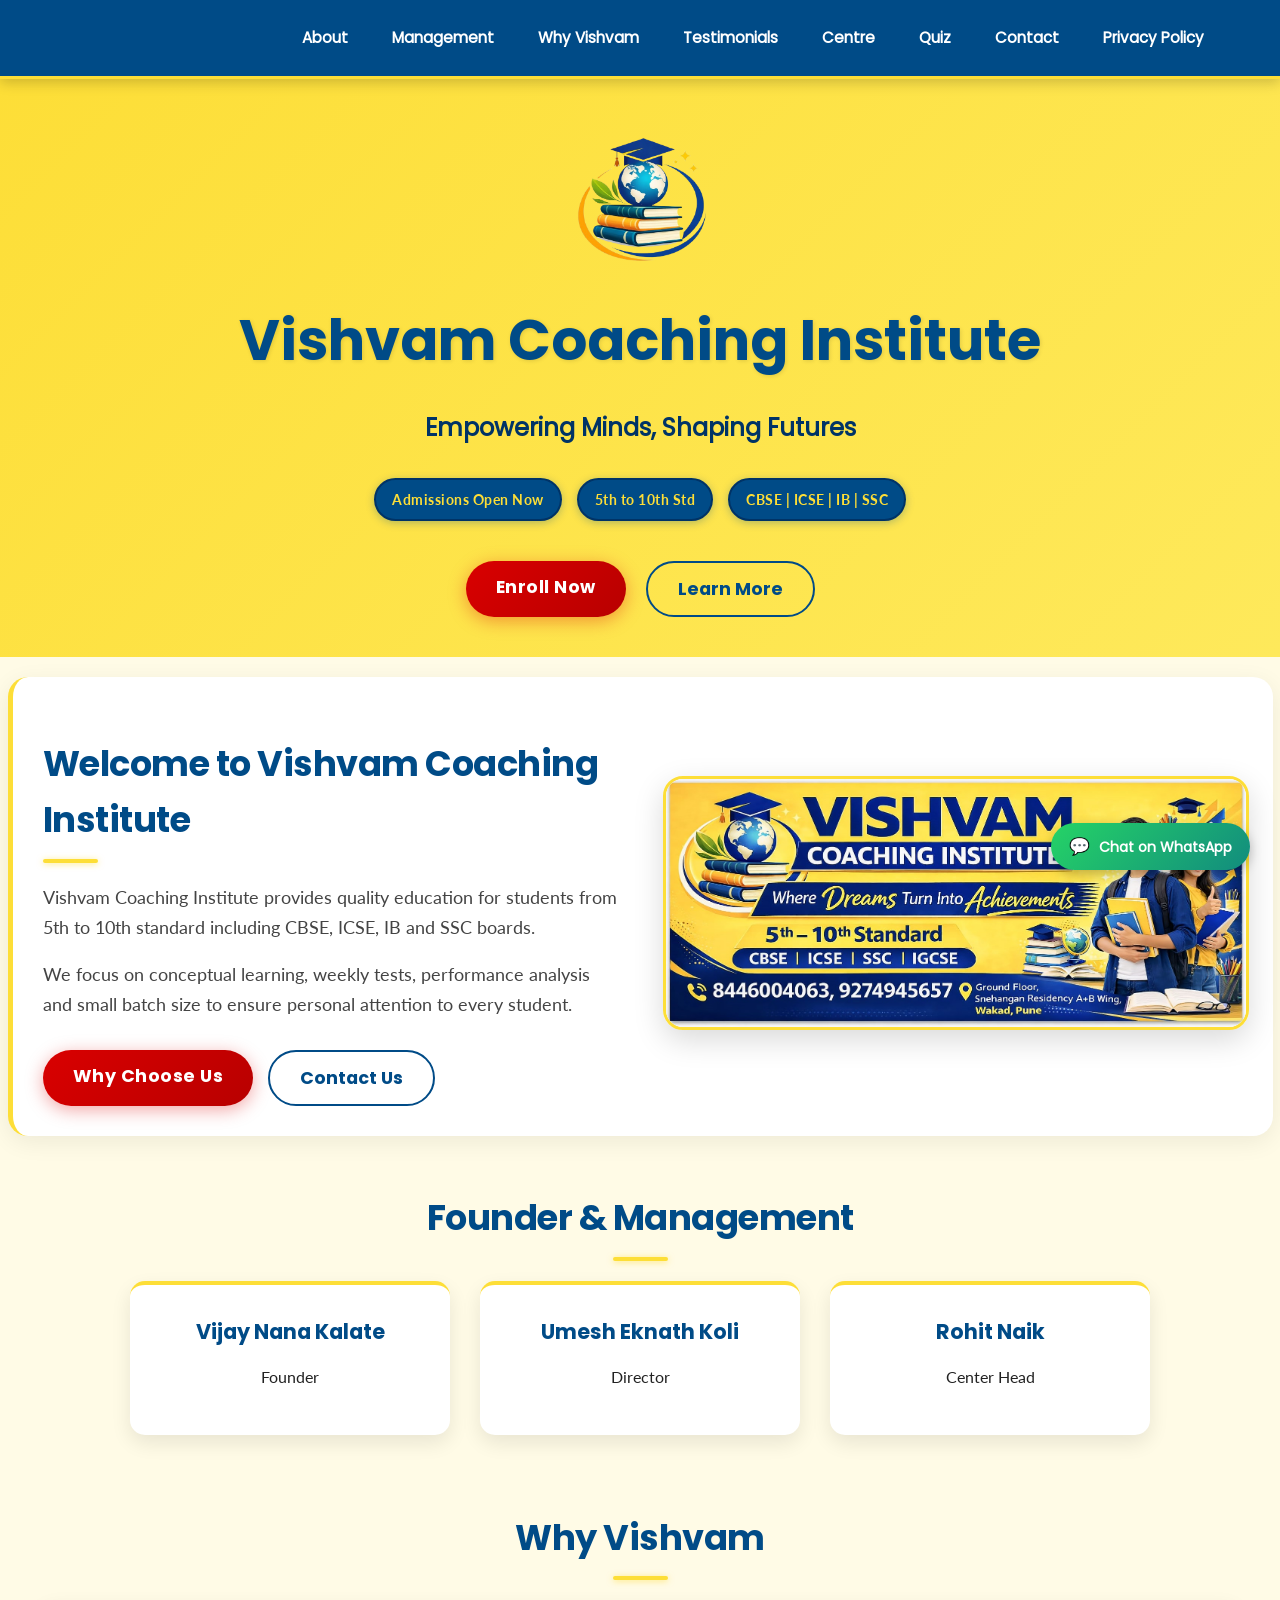
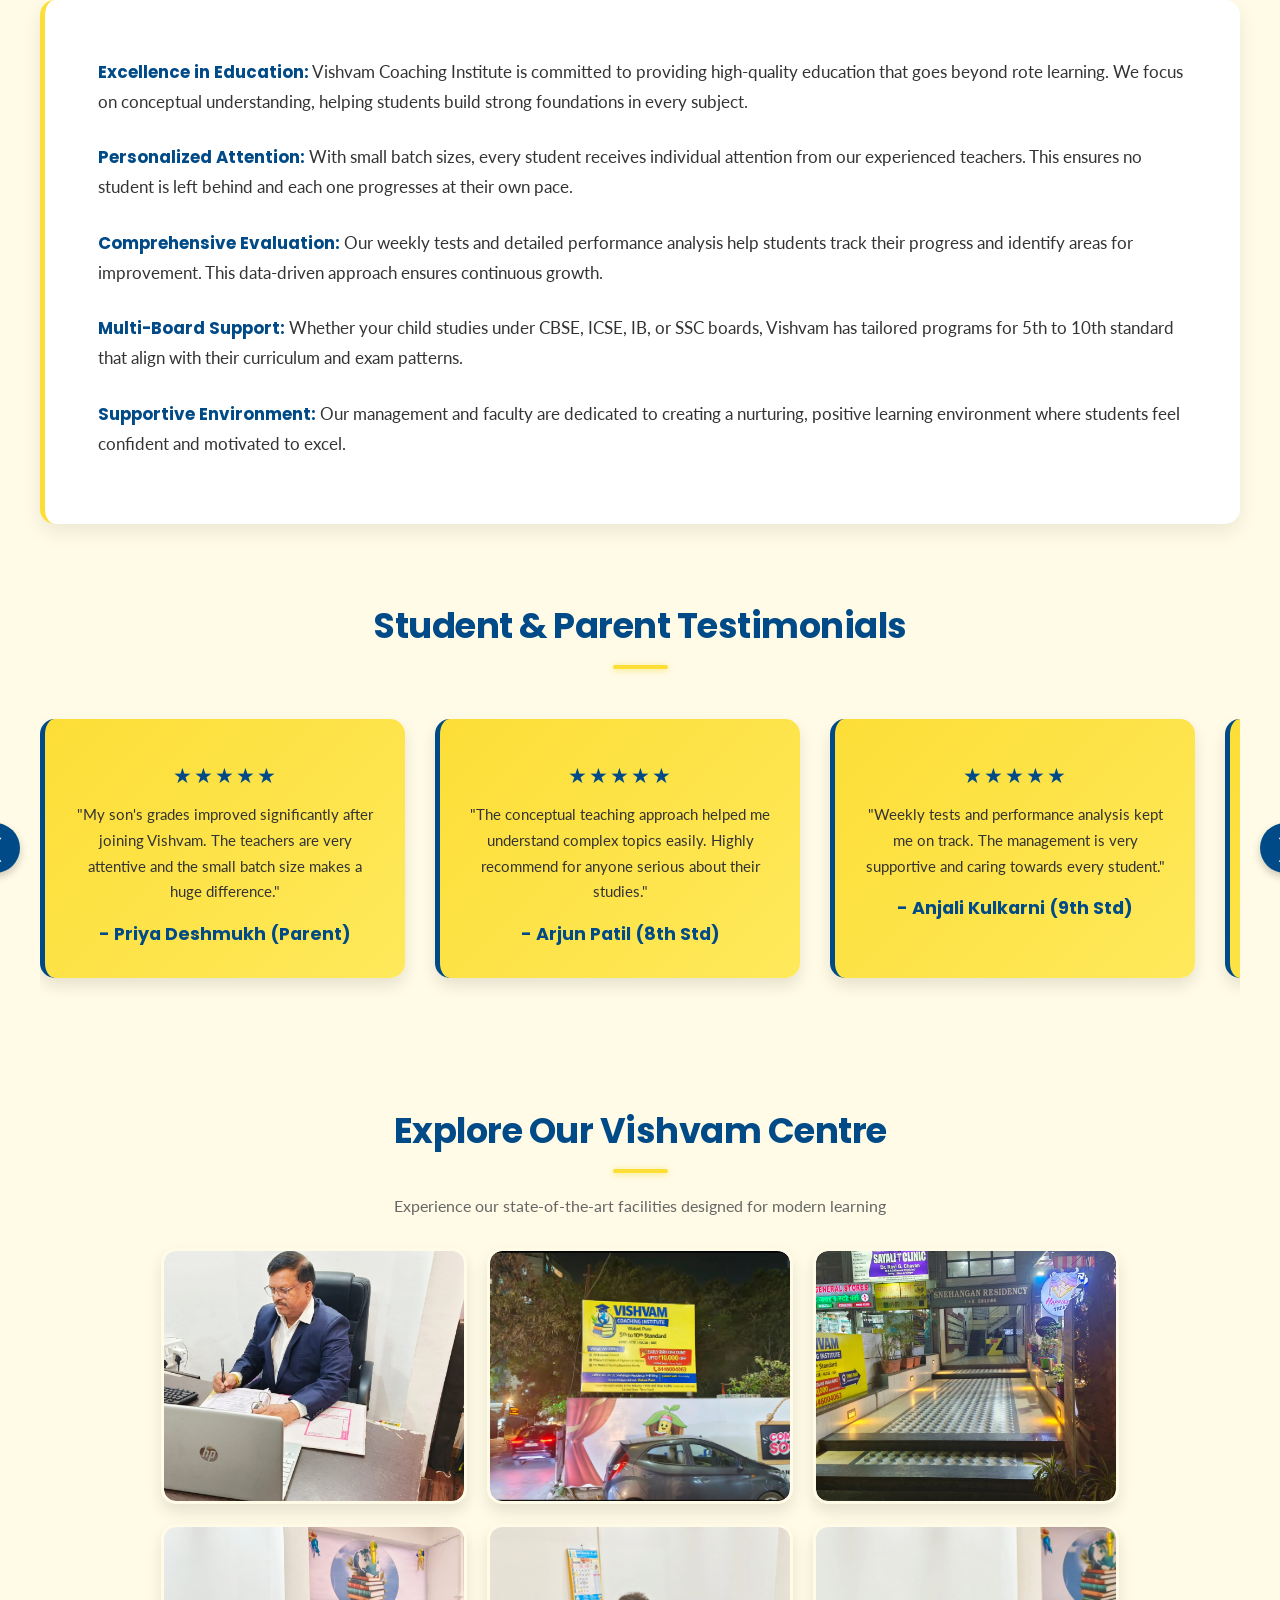
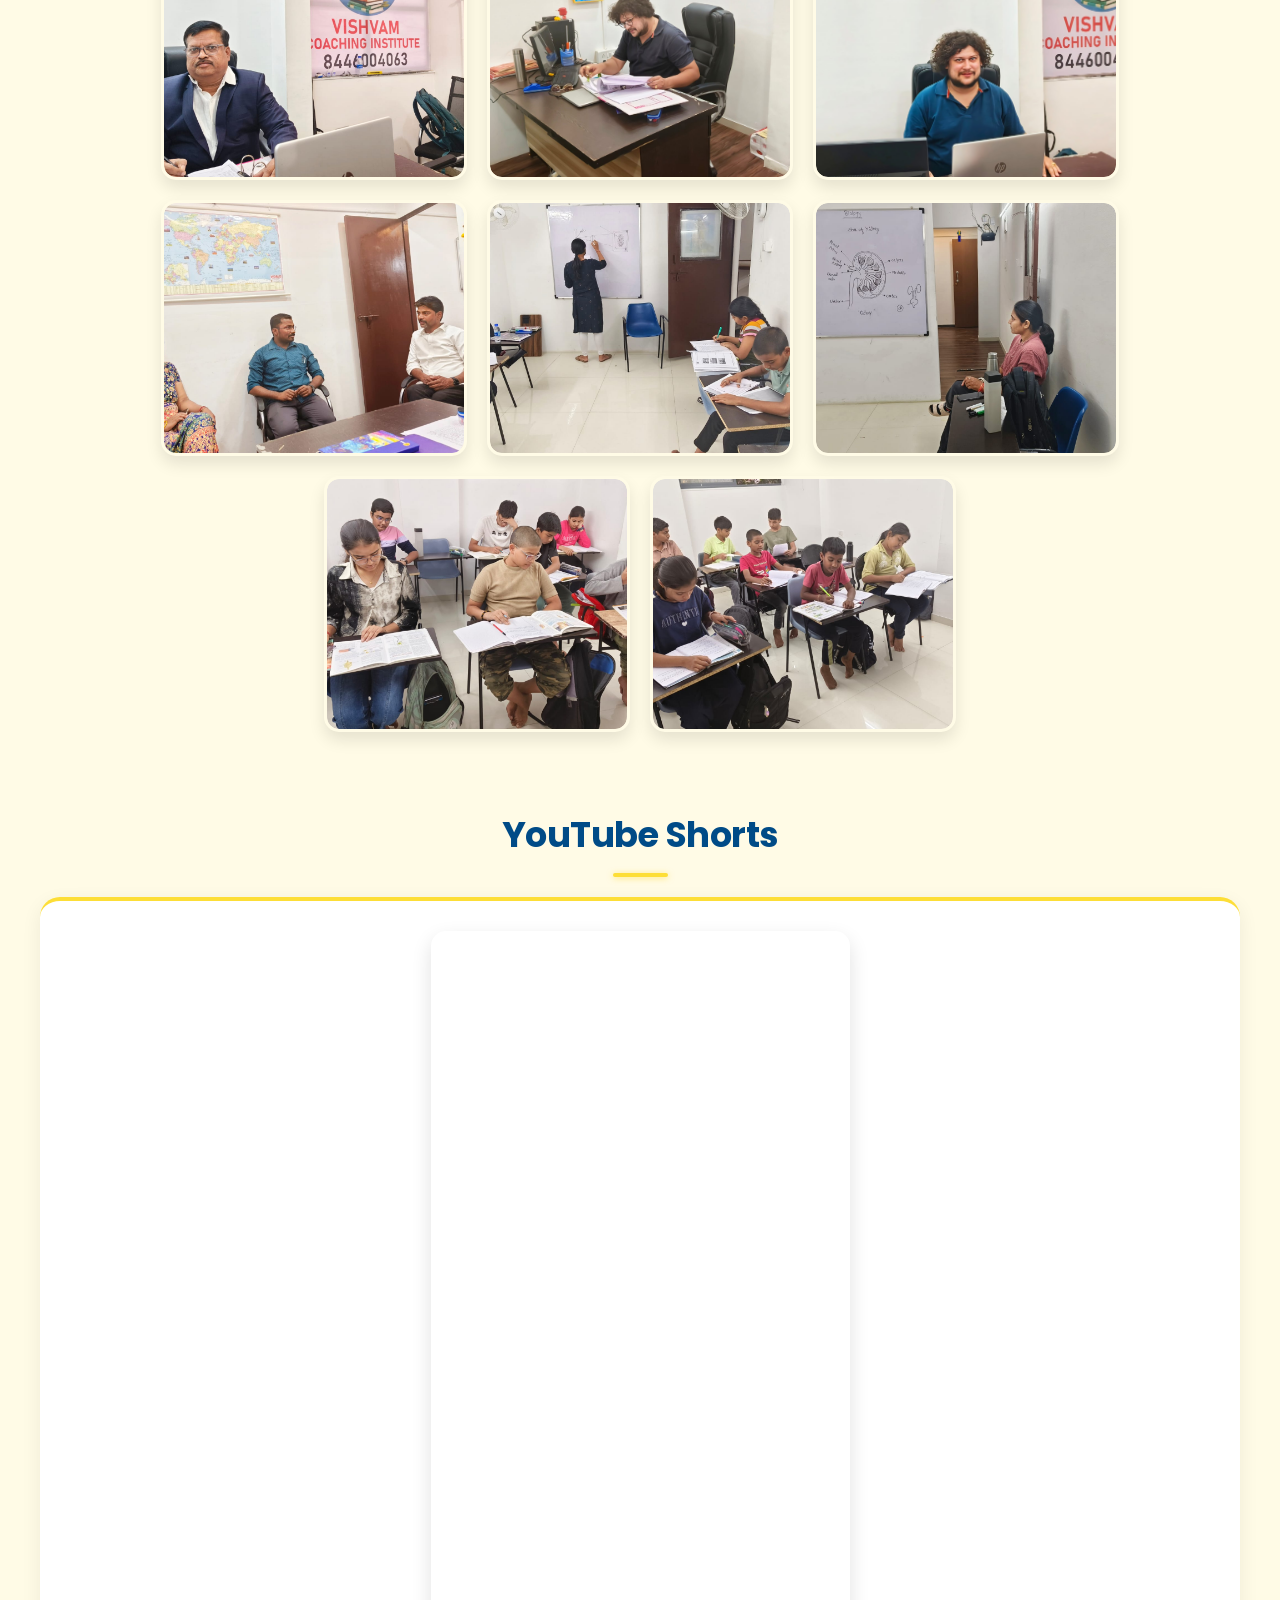
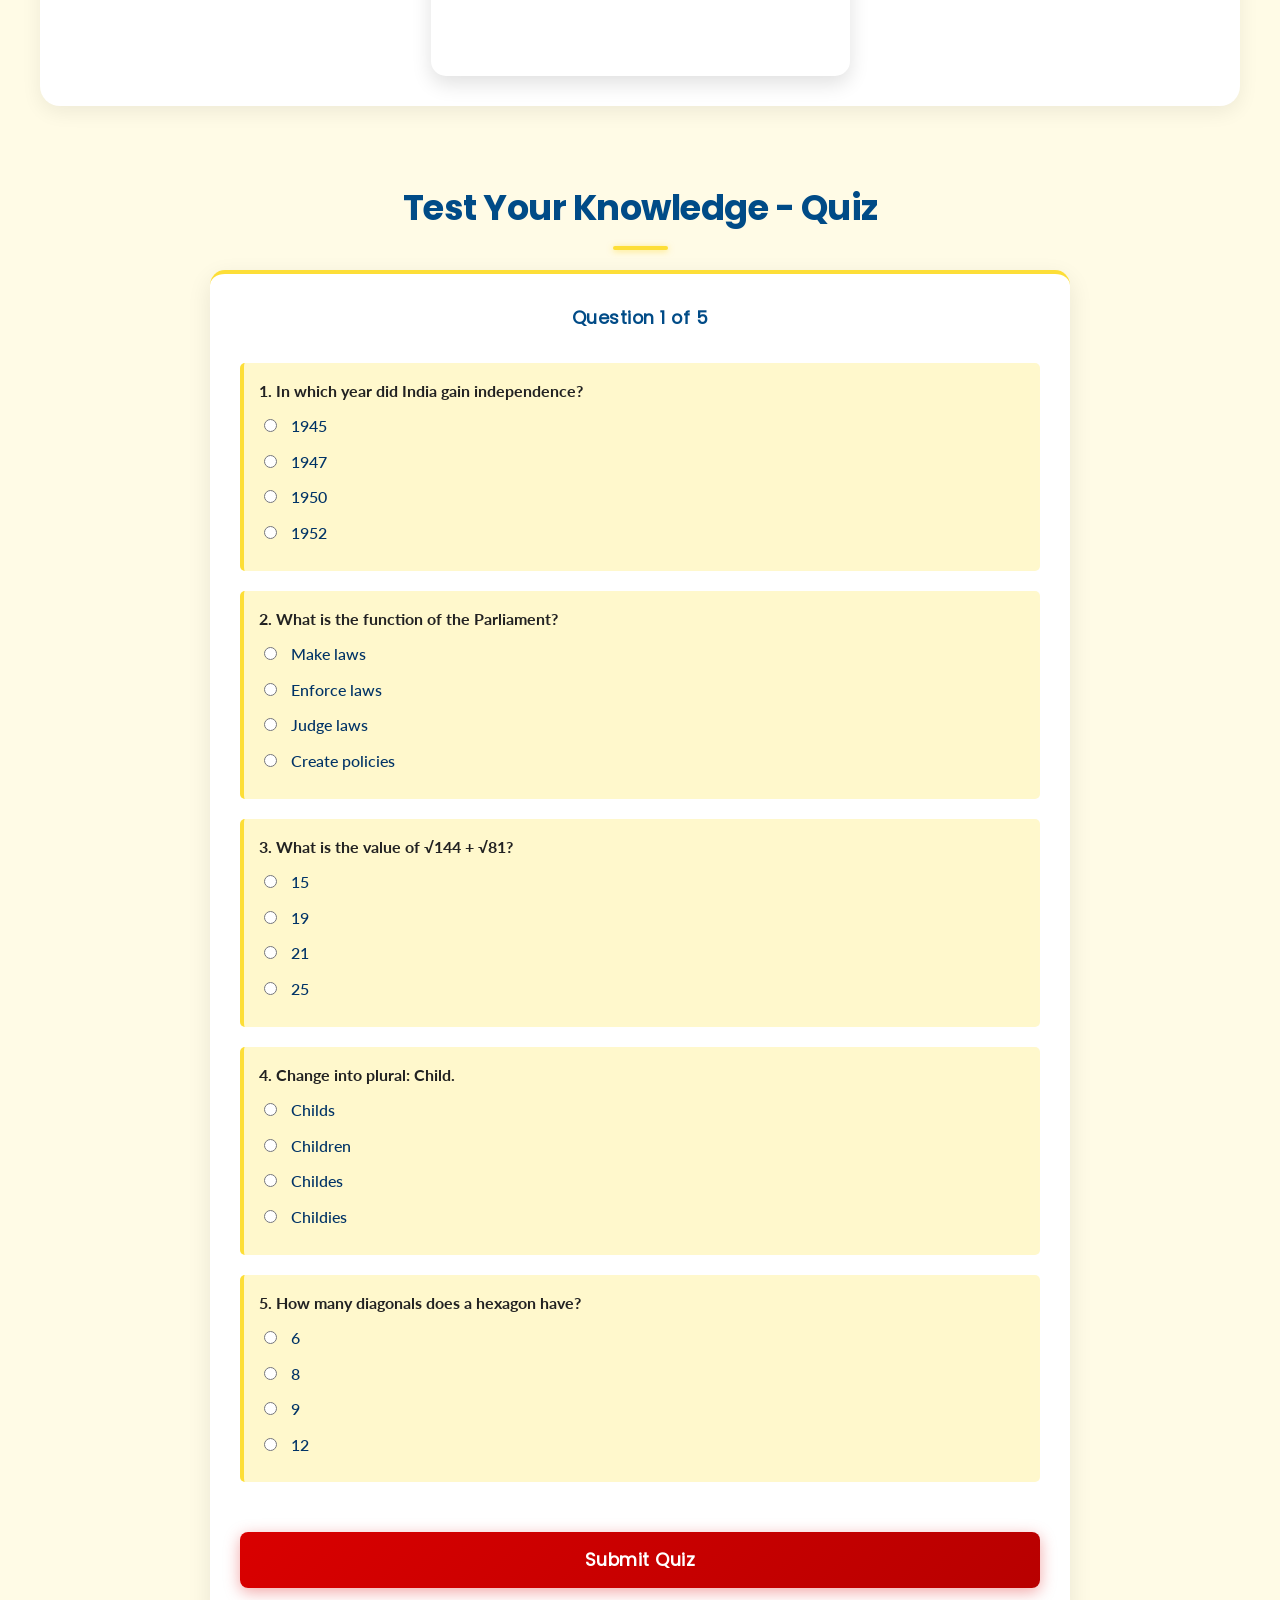
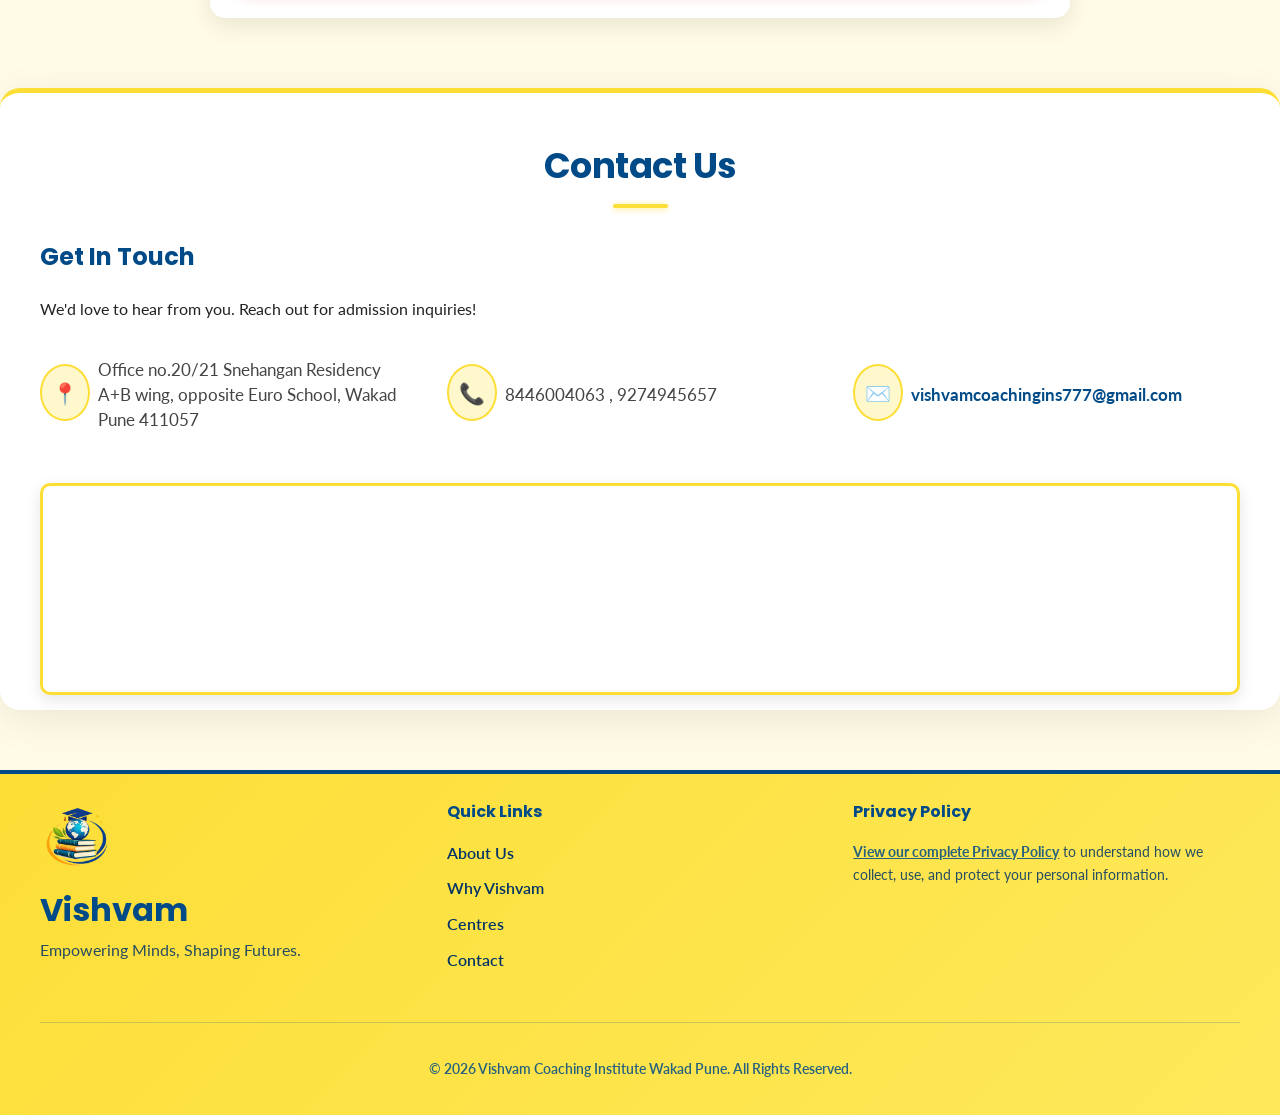
<file: index.html>
<!DOCTYPE html>

<html lang="en">

<head>
    <meta charset="UTF-8">
    <meta name="viewport" content="width=device-width, initial-scale=1.0">

    <title>Vishvam Coaching Institute Wakad Pune</title>

    <link rel="preconnect" href="https://fonts.googleapis.com">
    <link rel="preconnect" href="https://fonts.gstatic.com" crossorigin>
    <link
        href="https://fonts.googleapis.com/css2?family=Poppins:wght@400;600;700;900&family=Lato:wght@400;700&display=swap"
        rel="stylesheet">

    <link rel="stylesheet" href="styles.css">

</head>

<body>

    <nav class="navbar">
        <div class="logo">
            <a href="#"><img src="logo.png" alt="Vishvam Logo" style="height: 40px; vertical-align: middle;"></a>
        </div>
        <div class="hamburger" id="hamburger">
            <span></span>
            <span></span>
            <span></span>
        </div>
        <div class="nav-links" id="nav-links">
            <a href="#about" class="nav-item">About</a>
            <a href="#team" class="nav-item">Management</a>
            <a href="#why" class="nav-item">Why Vishvam</a>
            <a href="#testimonials" class="nav-item">Testimonials</a>
            <a href="#gallery" class="nav-item">Centre</a>
            <a href="#quiz" class="nav-item">Quiz</a>
            <a href="#contact" class="nav-item">Contact</a>
            <a href="privacy.html" class="nav-item">Privacy Policy</a>
        </div>
    </nav>

    <header class="main-header">
        <div class="header-container">
            <img src="logo.png" alt="Vishvam Coaching Institute Logo" class="header-logo"
                style="height: 160px; width: auto; margin-bottom: 10px;">
            <h1>Vishvam Coaching Institute</h1>
            <p class="tagline">Empowering Minds, Shaping Futures</p>
            <div class="header-badges">
                <span class="badge">Admissions Open Now</span>
                <span class="badge">5th to 10th Std</span>
                <span class="badge">CBSE | ICSE | IB | SSC</span>
            </div>
            <div class="header-actions">
                <a href="#contact" class="btn btn-primary">Enroll Now</a>
                <a href="#about" class="btn btn-secondary">Learn More</a>
            </div>
        </div>
    </header>

    <section id="about" class="split-section">
        <div class="split-content left-content">
            <h2>Welcome to Vishvam Coaching Institute</h2>
            <p>
                Vishvam Coaching Institute provides quality education for students from
                5th to 10th standard including CBSE, ICSE, IB and SSC boards.
            </p>
            <p>
                We focus on conceptual learning, weekly tests, performance analysis
                and small batch size to ensure personal attention to every student.
            </p>
            <div class="split-actions">
                <a href="#why" class="btn btn-primary">Why Choose Us</a>
                <a href="#contact" class="btn btn-outline">Contact Us</a>
            </div>
        </div>
        <div class="split-image right-image">
            <img src="banner1.jpeg" alt="Vishvam Coaching Students/Faculty">
        </div>
    </section>

    <section id="team">

        <h2>Founder & Management</h2>

        <div class="team">

            <div class="card">
                <h3>Vijay Nana Kalate</h3>
                <p>Founder</p>
            </div>

            <div class="card">
                <h3>Umesh Eknath Koli</h3>
                <p>Director</p>
            </div>

            <div class="card">
                <h3>Rohit Naik</h3>
                <p>Center Head</p>
            </div>

        </div>

    </section>

    <section id="why">

        <h2>Why Vishvam</h2>

        <div class="why-content">
            <p><strong>Excellence in Education:</strong> Vishvam Coaching Institute is committed to providing
                high-quality
                education that goes beyond rote learning. We focus on conceptual understanding, helping students build
                strong
                foundations in every subject.</p>

            <p><strong>Personalized Attention:</strong> With small batch sizes, every student receives individual
                attention from
                our experienced teachers. This ensures no student is left behind and each one progresses at their own
                pace.</p>

            <p><strong>Comprehensive Evaluation:</strong> Our weekly tests and detailed performance analysis help
                students track
                their progress and identify areas for improvement. This data-driven approach ensures continuous growth.
            </p>

            <p><strong>Multi-Board Support:</strong> Whether your child studies under CBSE, ICSE, IB, or SSC boards,
                Vishvam has
                tailored programs for 5th to 10th standard that align with their curriculum and exam patterns.</p>

            <p><strong>Supportive Environment:</strong> Our management and faculty are dedicated to creating a
                nurturing,
                positive learning environment where students feel confident and motivated to excel.</p>
        </div>

    </section>

    <section id="testimonials">

        <h2>Student & Parent Testimonials</h2>

        <div class="testimonials-container">
            <button class="scroll-button scroll-left" onclick="scrollTestimonials('left')">❮</button>
            <div class="testimonials" id="testimonials-scroll">

                <div class="testimonial">
                    <div class="rating">★★★★★</div>
                    <p>"My son's grades improved significantly after joining Vishvam. The teachers are very attentive
                        and the small batch size makes a huge difference."</p>
                    <div class="name">- Priya Deshmukh (Parent)</div>
                </div>

                <div class="testimonial">
                    <div class="rating">★★★★★</div>
                    <p>"The conceptual teaching approach helped me understand complex topics easily. Highly recommend
                        for anyone serious about their studies."</p>
                    <div class="name">- Arjun Patil (8th Std)</div>
                </div>

                <div class="testimonial">
                    <div class="rating">★★★★★</div>
                    <p>"Weekly tests and performance analysis kept me on track. The management is very supportive and
                        caring towards every student."</p>
                    <div class="name">- Anjali Kulkarni (9th Std)</div>
                </div>

                <div class="testimonial">
                    <div class="rating">★★★★★</div>
                    <p>"My son's grades improved significantly after joining Vishvam. The teachers are very attentive
                        and the small batch size makes a huge difference."</p>
                    <div class="name">- Sneha Joshi (Parent)</div>
                </div>

                <div class="testimonial">
                    <div class="rating">★★★★★</div>
                    <p>"The conceptual teaching approach helped me understand complex topics easily. Highly recommend
                        for anyone serious about their studies."</p>
                    <div class="name">- Rohit Shinde (8th Std)</div>
                </div>

                <div class="testimonial">
                    <div class="rating">★★★★★</div>
                    <p>"Weekly tests and performance analysis kept me on track. The management is very supportive and
                        caring towards every student."</p>
                    <div class="name">- Pooja Jadhav (9th Std)</div>
                </div>

            </div>
            <button class="scroll-button scroll-right" onclick="scrollTestimonials('right')">❯</button>
        </div>

    </section>

    <script>
        function scrollTestimonials(direction) {
            const container = document.getElementById('testimonials-scroll');
            const scrollAmount = 320;
            if (direction === 'left') {
                container.scrollBy({ left: -scrollAmount, behavior: 'smooth' });
            } else {
                container.scrollBy({ left: scrollAmount, behavior: 'smooth' });
            }
        }

        // Quiz functionality
        let allQuestions = [];
        let selectedQuestions = [];
        let userAnswers = {};

        async function loadQuestions() {
            try {
                const response = await fetch('questions.json');
                allQuestions = await response.json();
                initQuiz();
            } catch (error) {
                console.error('Error loading questions:', error);
            }
        }

        function initQuiz() {
            // Shuffle and select 5 questions
            selectedQuestions = allQuestions.sort(() => Math.random() - 0.5).slice(0, 5);

            // Display questions
            const quizDiv = document.getElementById('quiz-questions');
            quizDiv.innerHTML = '';

            selectedQuestions.forEach((q, index) => {
                let qDiv = document.createElement('div');
                qDiv.className = 'quiz-question';
                qDiv.innerHTML = `<strong>${index + 1}. ${q.q}</strong><br>`;

                q.options.forEach((option, optIndex) => {
                    qDiv.innerHTML += `
        <label>
          <input type="radio" name="q${index}" value="${optIndex}">
          ${option}
        </label>
      `;
                });

                quizDiv.appendChild(qDiv);
            });

            // Attach event listener after form is loaded
            const quizForm = document.getElementById('quiz-form');
            if (quizForm) {
                quizForm.addEventListener('submit', function (e) {
                    e.preventDefault();

                    let correct = 0;
                    selectedQuestions.forEach((q, index) => {
                        let selected = document.querySelector(`input[name="q${index}"]:checked`);
                        if (selected && parseInt(selected.value) === q.correct) {
                            correct++;
                        }
                    });

                    // Show result
                    document.getElementById('quiz-form').style.display = 'none';
                    document.getElementById('result').style.display = 'block';
                    document.getElementById('correct').textContent = correct;
                    document.getElementById('score').textContent = Math.round((correct / 5) * 100);
                });
            }
        }

        // Load questions on page load
        window.addEventListener('load', loadQuestions);
    </script>

    <section id="gallery">

        <h2> Explore Our Vishvam Centre</h2>
        <p style="text-align: center; color: #666; margin-bottom: 30px;">Experience our state-of-the-art facilities
            designed for
            modern learning</p>

        <div class="gallery">

            <figure class="gallery-item">
                <img src="centre1.jpeg" alt="Vishvam Centre Classroom">
                <!-- <figcaption>Modern Classrooms</figcaption> -->
            </figure>

            <figure class="gallery-item">
                <img src="centre2.jpeg" alt="Vishvam Centre Study Area">
                <!-- <figcaption>Study Facilities</figcaption> -->
            </figure>

            <figure class="gallery-item">
                <img src="centre3.jpeg" alt="Vishvam Centre Lab">
                <!-- <figcaption>Science Lab</figcaption> -->
            </figure>

            <figure class="gallery-item">
                <img src="centre4.jpeg" alt="Vishvam Centre Library">
                <!-- <figcaption>Learning Library</figcaption> -->
            </figure>

            <figure class="gallery-item">
                <img src="centre5.jpeg" alt="Vishvam Centre Recreation">
                <!-- <figcaption>Recreation Zone</figcaption> -->
            </figure>

            <figure class="gallery-item">
                <img src="centre6.jpeg" alt="Vishvam Centre Entrance">
                <!-- <figcaption>Centre Entrance</figcaption> -->
            </figure>

            <figure class="gallery-item">
                <img src="centre7.jpeg" alt="Vishvam Centre Students">
                <!-- <figcaption>Student Engagement</figcaption> -->
            </figure>

            <figure class="gallery-item">
                <img src="centre8.jpeg" alt="Vishvam Centre Activity">
                <!-- <figcaption>Interactive Learning</figcaption> -->
            </figure>

            <figure class="gallery-item">
                <img src="centre9.jpeg" alt="Vishvam Centre Event">
                <!-- <figcaption>Events & Activities</figcaption> -->
            </figure>
            <figure class="gallery-item">
                <img src="centre10.jpeg" alt="Vishvam Centre Event">
                <!-- <figcaption>Events & Activities</figcaption> -->
            </figure>
            <figure class="gallery-item">
                <img src="centre11.jpeg" alt="Vishvam Centre Event">
                <!-- <figcaption>Events & Activities</figcaption> -->
            </figure>


        </div>

    </section>

    <section id="shorts">

        <h2>YouTube Shorts</h2>

        <div class="shorts">

            <iframe width="419" height="745" src="https://www.youtube.com/embed/8r44cYVxhvY" title="March 10, 2026"
                frameborder="0"
                allow="accelerometer; autoplay; clipboard-write; encrypted-media; gyroscope; picture-in-picture; web-share"
                referrerpolicy="strict-origin-when-cross-origin" allowfullscreen></iframe>

            <!-- <iframe width="315" height="560" src="https://www.youtube.com/embed/pIL404n9H_g" title="YouTube video player"
                frameborder="0"
                allow="accelerometer; autoplay; clipboard-write; encrypted-media; gyroscope; picture-in-picture; web-share"
                allowfullscreen></iframe>

            <iframe width="315" height="560" src="https://www.youtube.com/embed/Ub_EVksPfDk" title="YouTube video player"
                frameborder="0"
                allow="accelerometer; autoplay; clipboard-write; encrypted-media; gyroscope; picture-in-picture; web-share"
                allowfullscreen></iframe> -->

        </div>

    </section>

    <section id="quiz">

        <h2>Test Your Knowledge - Quiz</h2>

        <div class="quiz-container">
            <div class="quiz-progress">Question <span id="current-q">1</span> of 5</div>
            <form id="quiz-form">
                <div id="quiz-questions"></div>
                <button type="submit" class="quiz-button">Submit Quiz</button>
            </form>
            <div id="result" style="display:none;">
                <div class="result-container">
                    <div>Quiz Completed!</div>
                    <div class="result-score"><span id="score">0</span>%</div>
                    <div class="result-text">You scored <span id="correct">0</span> out of 5 correct</div>
                    <button class="result-button" onclick="location.reload()">Try Again</button>
                </div>
            </div>
        </div>

    </section>

    <section id="contact" class="contact-section">
        <h2>Contact Us</h2>
        <div class="contact-grid">
            <div class="contact-info">
                <h3>Get In Touch</h3>
                <p>We'd love to hear from you. Reach out for admission inquiries!</p>

                <div class="contact-methods-horizontal">
                    <div class="info-item">
                        <span class="icon">📍</span>
                        <p>Office no.20/21 Snehangan Residency<br>A+B wing, opposite Euro School, Wakad<br>Pune 411057
                        </p>
                    </div>

                    <div class="info-item">
                        <span class="icon">📞</span>
                        <p>8446004063 , 9274945657</p>
                    </div>

                    <div class="info-item">
                        <span class="icon">✉️</span>
                        <p><a href="mailto:vishvamcoachingins777@gmail.com">vishvamcoachingins777@gmail.com</a></p>
                    </div>

                    <!-- <div class="info-item">
                                                                <span class="icon">▶️</span>
                                                                <p><a href="https://www.youtube.com/@VishvamCoachingInstitute/shorts" target="_blank">YouTube
                                                                        Shorts
                                                                        Channel</a></p>
                                                            </div> -->
                </div>

                <div class="map-container">
                    <iframe width="100%" height="200" style="border:0; border-radius: 10px;" loading="lazy"
                        src="https://maps.google.com/maps?q=euro%20school%20wakad&t=&z=15&ie=UTF8&iwloc=&output=embed">
                    </iframe>
                </div>
            </div>
        </div>
    </section>

    <a href="https://wa.me/918446004063" class="whatsapp">
        <span style="font-size: 1.2em; margin-right: 5px;">💬</span> Chat on WhatsApp
    </a>

    <footer class="modern-footer">
        <div class="footer-content">
            <div class="footer-brand">
                <img src="logo.png" alt="Vishvam Logo"
                    style="height: 75px; width: auto; margin-bottom: 10px; display: block;">
                <h3>Vishvam</h3>
                <p style="margin: 0; margin-bottom: 15px;">Empowering Minds, Shaping Futures.</p>
            </div>
            <div class="footer-links">
                <h4>Quick Links</h4>
                <a href="#about">About Us</a>
                <a href="#why">Why Vishvam</a>
                <a href="#gallery">Centres</a>
                <a href="#contact">Contact</a>
            </div>
            <div class="footer-legal">
                <h4>Privacy Policy</h4>
                <p><a href="privacy.html">View our complete Privacy Policy</a> to understand how we collect, use, and
                    protect your
                    personal information.</p>
            </div>
        </div>
        <div class="footer-bottom">
            <p>© 2026 Vishvam Coaching Institute Wakad Pune. All Rights Reserved.</p>
        </div>
    </footer>

    <script>
        // Hamburger Menu Script
        const hamburger = document.getElementById('hamburger');
        const navLinks = document.getElementById('nav-links');
        const navItems = document.querySelectorAll('.nav-item');

        hamburger.addEventListener('click', () => {
            navLinks.classList.toggle('active');
            hamburger.classList.toggle('active');
        });

        navItems.forEach(item => {
            item.addEventListener('click', () => {
                navLinks.classList.remove('active');
                hamburger.classList.remove('active');
            });
        });
    </script>

</body>

</html>
</file>
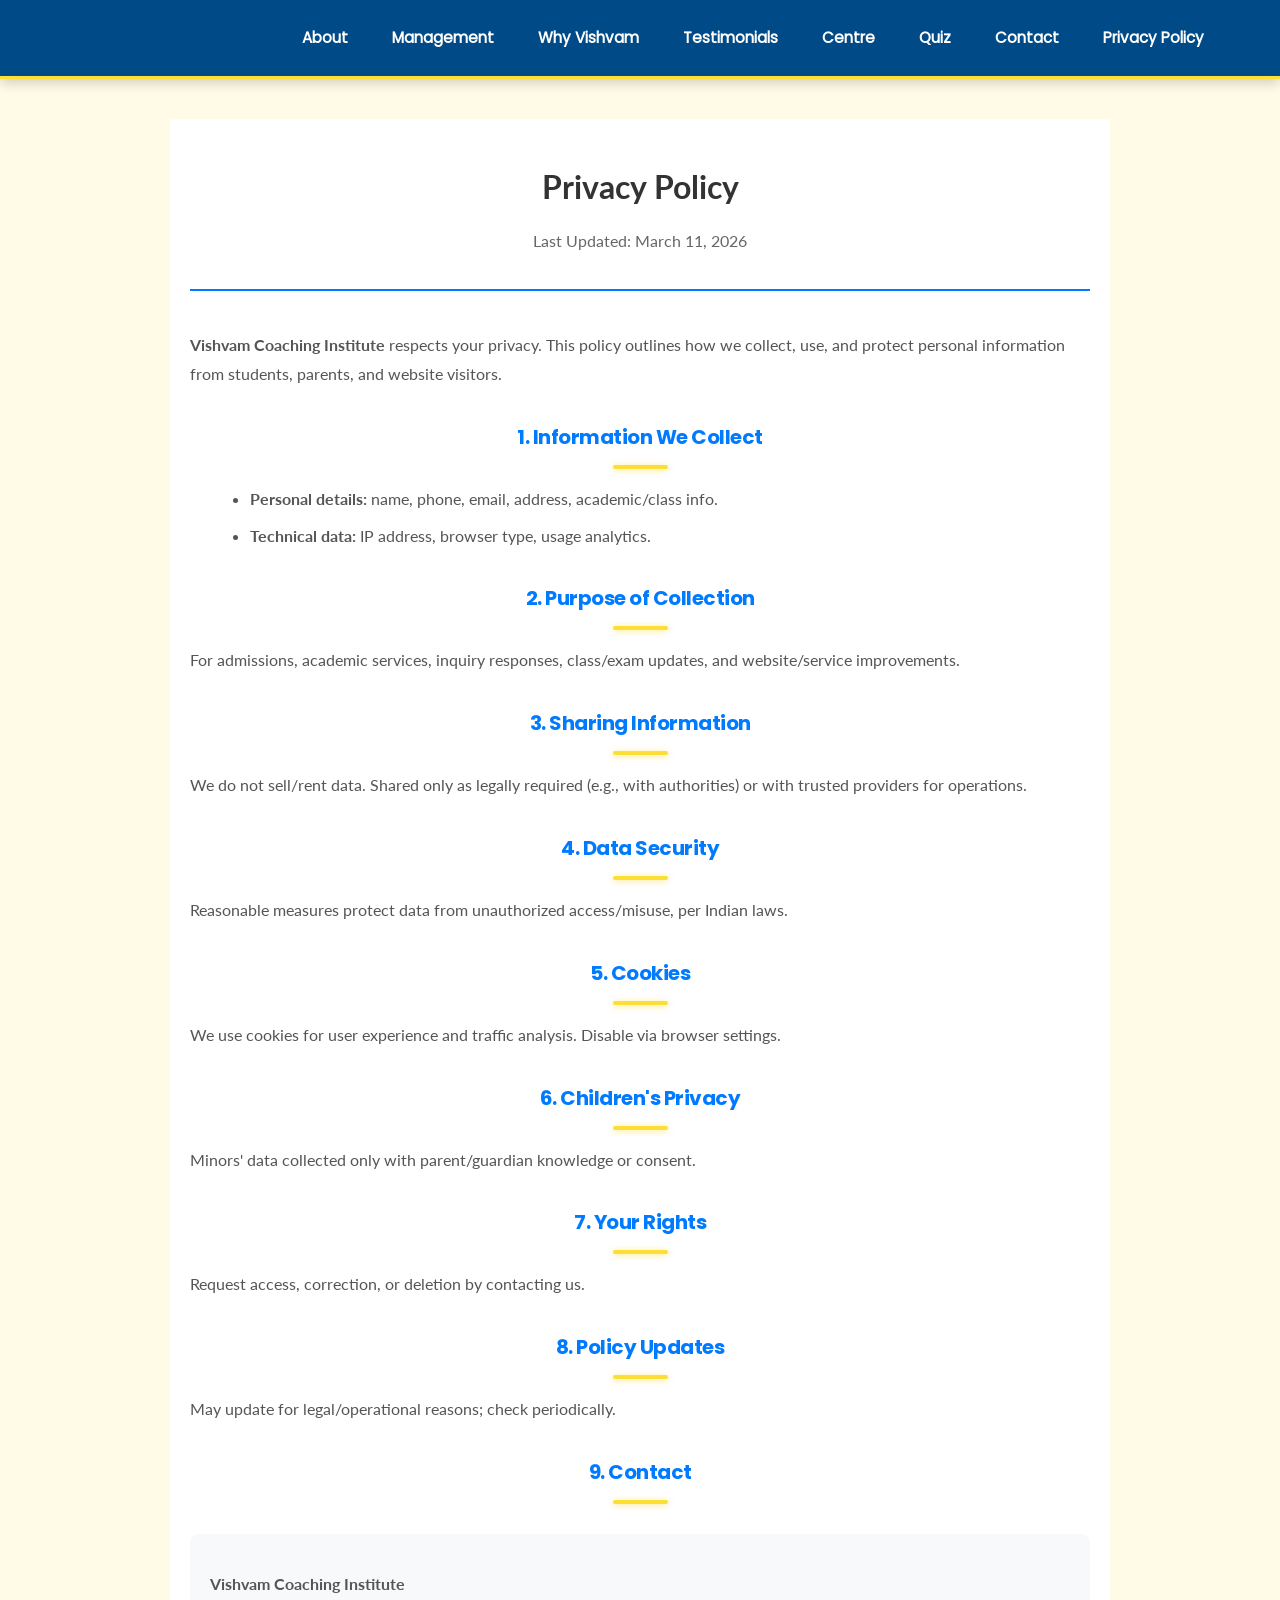
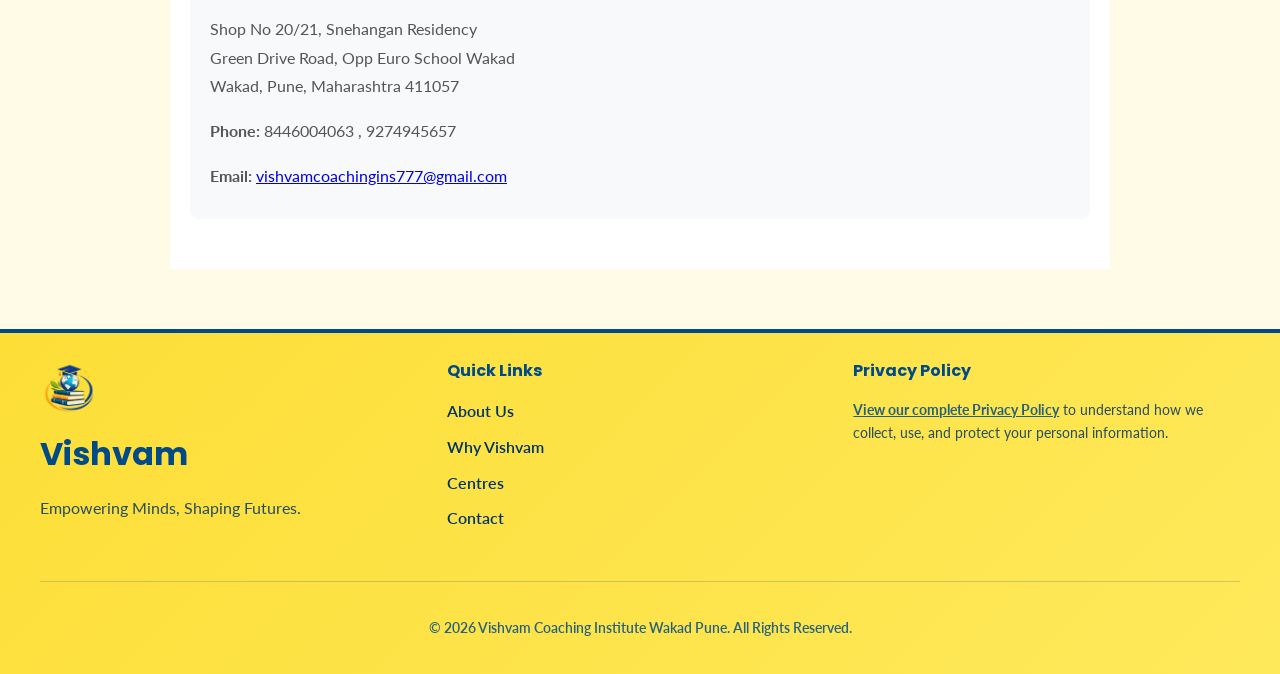
<file: privacy.html>
<!DOCTYPE html>
<html lang="en">
<head>
    <meta charset="UTF-8">
    <meta name="viewport" content="width=device-width, initial-scale=1.0">
    <title>Privacy Policy - Vishvam Coaching Institute</title>
    <link rel="preconnect" href="https://fonts.googleapis.com">
    <link rel="preconnect" href="https://fonts.gstatic.com" crossorigin>
    <link href="https://fonts.googleapis.com/css2?family=Poppins:wght@400;600;700;900&family=Lato:wght@400;700&display=swap"
        rel="stylesheet">
    <link rel="stylesheet" href="styles.css">
    <style>
        .policy-container {
            max-width: 900px;
            margin: 40px auto;
            padding: 20px;
            background: #fff;
        }
        .policy-header {
            text-align: center;
            margin-bottom: 40px;
            padding-bottom: 20px;
            border-bottom: 2px solid #007bff;
        }
        .policy-header h1 {
            color: #333;
            margin-bottom: 10px;
        }
        .policy-header p {
            color: #666;
            font-size: 16px;
        }
        .policy-section {
            margin-bottom: 30px;
            line-height: 1.8;
        }
        .policy-section h2 {
            color: #007bff;
            font-size: 20px;
            margin-bottom: 12px;
            margin-top: 20px;
        }
        .policy-section p, .policy-section ul {
            color: #555;
            font-size: 16px;
            margin-bottom: 12px;
        }
        .policy-section ul {
            margin-left: 20px;
        }
        .policy-section li {
            margin-bottom: 8px;
        }
        .contact-info {
            background: #f8f9fa;
            padding: 20px;
            border-radius: 8px;
            margin-top: 30px;
        }
        .contact-info p {
            margin-bottom: 8px;
        }
    </style>
</head>
<body>
    <nav class="navbar">
        <div class="logo">
            <a href="index.html">
                <img src="logo.png" alt="Vishvam Logo" style="height: 40px; vertical-align: middle;">
            </a>
        </div>
        <div class="hamburger" id="hamburger">
            <span></span>
            <span></span>
            <span></span>
        </div>
        <div class="nav-links" id="nav-links">
            <a href="index.html#about" class="nav-item">About</a>
            <a href="index.html#team" class="nav-item">Management</a>
            <a href="index.html#why" class="nav-item">Why Vishvam</a>
            <a href="index.html#testimonials" class="nav-item">Testimonials</a>
            <a href="index.html#gallery" class="nav-item">Centre</a>
            <a href="index.html#quiz" class="nav-item">Quiz</a>
            <a href="index.html#contact" class="nav-item">Contact</a>
            <a href="privacy.html" class="nav-item">Privacy Policy</a>
        </div>
    </nav>

    <div class="policy-container">
        <div class="policy-header">
            <h1>Privacy Policy</h1>
            <p>Last Updated: March 11, 2026</p>
        </div>

        <div class="policy-section">
            <p><strong>Vishvam Coaching Institute</strong> respects your privacy. This policy outlines how we collect, use, and protect personal information from students, parents, and website visitors.</p>
        </div>

        <div class="policy-section">
            <h2>1. Information We Collect</h2>
            <ul>
                <li><strong>Personal details:</strong> name, phone, email, address, academic/class info.</li>
                <li><strong>Technical data:</strong> IP address, browser type, usage analytics.</li>
            </ul>
        </div>

        <div class="policy-section">
            <h2>2. Purpose of Collection</h2>
            <p>For admissions, academic services, inquiry responses, class/exam updates, and website/service improvements.</p>
        </div>

        <div class="policy-section">
            <h2>3. Sharing Information</h2>
            <p>We do not sell/rent data. Shared only as legally required (e.g., with authorities) or with trusted providers for operations.</p>
        </div>

        <div class="policy-section">
            <h2>4. Data Security</h2>
            <p>Reasonable measures protect data from unauthorized access/misuse, per Indian laws.</p>
        </div>

        <div class="policy-section">
            <h2>5. Cookies</h2>
            <p>We use cookies for user experience and traffic analysis. Disable via browser settings.</p>
        </div>

        <div class="policy-section">
            <h2>6. Children's Privacy</h2>
            <p>Minors' data collected only with parent/guardian knowledge or consent.</p>
        </div>

        <div class="policy-section">
            <h2>7. Your Rights</h2>
            <p>Request access, correction, or deletion by contacting us.</p>
        </div>

        <div class="policy-section">
            <h2>8. Policy Updates</h2>
            <p>May update for legal/operational reasons; check periodically.</p>
        </div>

        <div class="policy-section">
            <h2>9. Contact</h2>
            <div class="contact-info">
                <p><strong>Vishvam Coaching Institute</strong></p>
                <p>Shop No 20/21, Snehangan Residency<br>Green Drive Road, Opp Euro School Wakad<br>Wakad, Pune, Maharashtra 411057</p>
                <p><strong>Phone:</strong> 8446004063 , 9274945657</p>
                <p><strong>Email:</strong> <a href="mailto:vishvamcoachingins777@gmail.com">vishvamcoachingins777@gmail.com</a></p>
            </div>
        </div>
    </div>

    <footer class="modern-footer">
        <div class="footer-content">
            <div class="footer-brand">
                <img src="logo.png" alt="Vishvam Logo" style="height: 60px; width: auto; margin-bottom: 10px; display: block;">
                <h3>Vishvam</h3>
                <p>Empowering Minds, Shaping Futures.</p>
            </div>
            <div class="footer-links">
                <h4>Quick Links</h4>
                <a href="index.html#about">About Us</a>
                <a href="index.html#why">Why Vishvam</a>
                <a href="index.html#gallery">Centres</a>
                <a href="index.html#contact">Contact</a>
            </div>
            <div class="footer-legal">
                <h4>Privacy Policy</h4>
                <p><a href="privacy.html">View our complete Privacy Policy</a> to understand how we collect, use, and protect your personal information.</p>
            </div>
        </div>
        <div class="footer-bottom">
            <p>© 2026 Vishvam Coaching Institute Wakad Pune. All Rights Reserved.</p>
        </div>
    </footer>

    <script>
        // Hamburger Menu Script
        const hamburger = document.getElementById('hamburger');
        const navLinks = document.getElementById('nav-links');
        const navItems = document.querySelectorAll('.nav-item');

        hamburger.addEventListener('click', () => {
            navLinks.classList.toggle('active');
            hamburger.classList.toggle('active');
        });

        navItems.forEach(item => {
            item.addEventListener('click', () => {
                navLinks.classList.remove('active');
                hamburger.classList.remove('active');
            });
        });
    </script>
</body>
</html>
</file>
<file: styles.css>
/* =========================================
   VISHVAM COACHING INSTITUTE - GLOBAL THEME
   Color Palette:
     Yellow (primary bg): #FFD600 / #FFE020 / #FFFBE6
     Royal Blue (text/accent): #004B87 / #003366
     Red (CTA buttons): #D90000 / #B80000
     White: #fff
   ========================================= */

/* ---- CSS Variables for easy theming ---- */
:root {
    --yellow-main: #FDDE37;
    --yellow-light: #FFF8CC;
    --yellow-bg: #FFFBE6;
    --yellow-mid: #FEE95B;
    --blue-main: #004B87;
    --blue-dark: #003366;
    --blue-deep: #001f3f;
    --red-main: #D90000;
    --red-dark: #B80000;
    --red-glow: rgba(217, 0, 0, 0.35);
    --white: #fff;
    --text-dark: #222;
    --text-mid: #444;
}

@font-face {
    font-family: 'Poppins-Regular';
    src: url('Poppins/Poppins-Regular.ttf') format('truetype');
    font-weight: 400;
    font-style: normal;
}

@font-face {
    font-family: 'Poppins-Bold';
    src: url('Poppins/Poppins-Bold.ttf') format('truetype');
    font-weight: 700;
    font-style: normal;
}

/* ---- Sticky Navbar Scroll Offset Fix ---- */
/* Navbar is ~70px tall; this ensures anchor links scroll sections into full view */
html {
    scroll-padding-top: 75px;
}

section,
.main-header,
.contact-section {
    scroll-margin-top: 75px;
}

/* ---- Body ---- */
body {
    font-family: 'Lato', sans-serif;
    margin: 0;
    background: var(--yellow-bg);
    scroll-behavior: smooth;
    color: var(--text-dark);
    font-weight: 400;
    line-height: 1.6;
}

/* ---- Navbar ---- */
.navbar {
    background: var(--blue-main);
    padding: 15px 5%;
    display: flex;
    justify-content: space-between;
    align-items: center;
    position: sticky;
    top: 0;
    z-index: 1000;
    box-shadow: 0 4px 12px rgba(0, 0, 0, 0.18);
    border-bottom: 3px solid var(--yellow-main);
}

.logo {
    visibility: hidden;
}

.logo a {
    color: var(--yellow-main);
    font-size: 1.8em;
    font-weight: 900;
    font-family: 'Poppins-Bold';
    text-decoration: none;
    letter-spacing: 1px;
}

.nav-links {
    display: flex;
    gap: 20px;
    align-items: center;
}

.nav-links a {
    color: white;
    text-decoration: none;
    font-weight: 600;
    font-family: 'Poppins-Regular';
    font-size: 0.95em;
    padding: 8px 12px;
    border-radius: 5px;
    transition: all 0.3s ease;
}

.nav-links a:hover,
.nav-links a.active {
    background: var(--yellow-main);
    color: var(--blue-dark);
}

/* ---- Hamburger ---- */
.hamburger {
    display: none;
    flex-direction: column;
    cursor: pointer;
    gap: 6px;
    z-index: 1001;
}

.hamburger span {
    width: 29px;
    height: 3px;
    background-color: white;
    border-radius: 3px;
    transition: all 0.3s ease-in-out;
}

.hamburger.active span:nth-child(1) {
    transform: translateY(9px) rotate(45deg);
}

.hamburger.active span:nth-child(2) {
    opacity: 0;
}

.hamburger.active span:nth-child(3) {
    transform: translateY(-9px) rotate(-45deg);
}

/* ---- Header ---- */
.main-header {
    background: transparent;
    text-align: center;
    padding: 0;
    position: relative;
    overflow: hidden;
    margin-bottom: 20px;
}

.header-container {
    background: linear-gradient(135deg, var(--yellow-main) 0%, var(--yellow-mid) 100%);
    padding: 40px 20px 40px;
    position: relative;
    overflow: hidden;
    box-shadow: 0 6px 24px rgba(255, 214, 0, 0.45);
}

.main-header h1 {
    margin: 0;
    font-size: 3.5em;
    font-weight: 900;
    font-family: 'Poppins-Bold';
    color: var(--blue-main);
    text-shadow: 1px 1px 4px rgba(0, 0, 0, 0.12);
    margin-bottom: 15px;
}

.main-header .tagline {
    font-size: 1.5em;
    font-weight: 600;
    margin-bottom: 30px;
    color: var(--blue-dark);
    font-family: 'Poppins-Regular';
}

.header-badges {
    display: flex;
    justify-content: center;
    gap: 15px;
    margin-bottom: 40px;
    flex-wrap: wrap;
}

.badge {
    background: var(--blue-main);
    color: var(--yellow-main);
    padding: 8px 16px;
    border-radius: 50px;
    font-weight: 700;
    border: 2px solid var(--blue-dark);
    font-size: 0.9em;
    letter-spacing: 0.5px;
    box-shadow: 0 2px 8px rgba(0, 75, 135, 0.3);
}

.header-actions {
    display: flex;
    justify-content: center;
    gap: 20px;
    position: relative;
    z-index: 2;
    flex-wrap: wrap;
}

/* ---- Buttons ---- */
.btn {
    padding: 12px 30px;
    border-radius: 50px;
    font-family: 'Poppins-Bold';
    font-weight: 700;
    text-decoration: none;
    font-size: 1.1em;
    transition: all 0.3s ease;
    display: inline-block;
    cursor: pointer;
}

/* PRIMARY = RED (Enroll Now, Why Choose Us, etc.) */
.btn-primary {
    background: linear-gradient(135deg, var(--red-main) 0%, var(--red-dark) 100%);
    color: white;
    border: none;
    box-shadow: 0 4px 18px var(--red-glow);
    letter-spacing: 0.5px;
}

.btn-primary:hover {
    background: linear-gradient(135deg, #FF1A1A 0%, var(--red-main) 100%);
    transform: translateY(-3px);
    box-shadow: 0 8px 24px rgba(217, 0, 0, 0.5);
    color: white;
}

/* SECONDARY = Blue outline */
.btn-secondary {
    background: transparent;
    color: var(--blue-main);
    border: 2px solid var(--blue-main);
}

.btn-secondary:hover {
    background: var(--blue-main);
    color: var(--yellow-main);
    transform: translateY(-3px);
}

/* OUTLINE = Blue → Yellow fill on hover */
.btn-outline {
    background: transparent;
    color: var(--blue-main);
    border: 2px solid var(--blue-main);
}

.btn-outline:hover {
    background: var(--blue-main);
    color: var(--yellow-main);
    transform: translateY(-2px);
}

/* ---- Sections ---- */
section {
    padding: 25px 20px 20px;
    max-width: 1200px;
    margin: auto;
    animation: fadeInUp 0.9s ease-out;
}

@keyframes fadeInUp {
    from {
        opacity: 0;
        transform: translateY(30px);
    }

    to {
        opacity: 1;
        transform: translateY(0);
    }
}

/* ---- Section Headings ---- */
h2 {
    text-align: center;
    margin-bottom: 20px;
    color: var(--blue-main);
    font-size: 2.2em;
    position: relative;
    font-family: 'Poppins-Bold';
    font-weight: 700;
    letter-spacing: -0.5px;
}

h2::after {
    content: '';
    display: block;
    width: 55px;
    height: 4px;
    background: var(--yellow-main);
    border-radius: 2px;
    margin: 10px auto;
    box-shadow: 0 1px 6px rgba(255, 214, 0, 0.5);
}

/* ---- Split (About) Section ---- */
.split-section {
    display: flex;
    flex-wrap: wrap;
    align-items: center;
    gap: 40px;
    background: var(--white);
    border-radius: 20px;
    padding: 30px 30px !important;
    box-shadow: 0 6px 24px rgba(0, 0, 0, 0.07);
    border-left: 5px solid var(--yellow-main);
}

.split-section h2 {
    text-align: left;
    margin-bottom: 20px;
}

.split-section h2::after {
    margin: 10px 0;
}

.split-content {
    flex: 1;
    min-width: 300px;
}

.split-content p {
    font-size: 1.1em;
    color: var(--text-mid);
    margin-bottom: 15px;
    line-height: 1.7;
}

.split-actions {
    margin-top: 30px;
    display: flex;
    gap: 15px;
    flex-wrap: wrap;
}

.split-image {
    flex: 1;
    min-width: 300px;
}

.split-image img {
    width: 100%;
    border-radius: 20px;
    box-shadow: 0 10px 30px rgba(0, 0, 0, 0.15);
    transition: transform 0.3s ease;
    border: 3px solid var(--yellow-main);
}

.split-image img:hover {
    transform: translateY(-5px);
}

/* ---- Team Cards ---- */
.team {
    display: flex;
    gap: 30px;
    flex-wrap: wrap;
    justify-content: center;
}

.card {
    background: var(--white);
    padding: 30px 20px;
    border-radius: 15px;
    width: 280px;
    text-align: center;
    box-shadow: 0 8px 20px rgba(0, 0, 0, 0.09);
    transition: transform 0.3s ease, box-shadow 0.3s ease;
    border-top: 4px solid var(--yellow-main);
}

.card:hover {
    transform: translateY(-10px);
    box-shadow: 0 14px 30px rgba(255, 214, 0, 0.25);
    border-top-color: var(--red-main);
}

.card h3 {
    margin: 0 0 10px 0;
    color: var(--blue-main);
    font-family: 'Poppins-Bold';
    font-weight: 700;
    font-size: 1.3em;
}

/* ---- Gallery ---- */
.gallery {
    display: flex;
    gap: 20px;
    flex-wrap: wrap;
    justify-content: center;
}

.gallery-item {
    position: relative;
    margin: 0;
    overflow: hidden;
    border-radius: 15px;
    box-shadow: 0 8px 16px rgba(0, 0, 0, 0.1);
    transition: all 0.3s ease;
    border: 3px solid transparent;
}

.gallery-item:hover {
    border-color: var(--yellow-main);
}

.gallery-item img {
    width: 300px;
    max-width: 100%;
    height: 250px;
    object-fit: cover;
    display: block;
    border-radius: 12px;
    transition: transform 0.3s ease;
}

.gallery-item figcaption {
    position: absolute;
    bottom: 0;
    left: 0;
    right: 0;
    background: linear-gradient(to top, rgba(0, 75, 135, 0.95), rgba(0, 75, 135, 0.7), transparent);
    color: white;
    padding: 15px;
    text-align: center;
    font-weight: 600;
    font-size: 14px;
    font-family: 'Poppins-Regular';
    transform: translateY(0);
    transition: transform 0.3s ease;
}

.gallery-item:hover img {
    transform: scale(1.1);
}

.gallery-item:hover figcaption {
    background: linear-gradient(to top, rgba(0, 75, 135, 0.99), rgba(0, 75, 135, 0.85), rgba(0, 75, 135, 0.6));
}

/* ---- Testimonials ---- */
.testimonials-container {
    position: relative;
    margin: 30px auto;
    max-width: 1200px;
}

.scroll-button {
    position: absolute;
    top: 50%;
    transform: translateY(-50%);
    background: var(--blue-main);
    color: white;
    border: none;
    width: 50px;
    height: 50px;
    border-radius: 50%;
    font-size: 24px;
    cursor: pointer;
    z-index: 10;
    box-shadow: 0 4px 8px rgba(0, 0, 0, 0.2);
    transition: all 0.3s ease;
}

.scroll-button:hover {
    background: var(--yellow-main);
    color: var(--blue-main);
    transform: translateY(-50%) scale(1.1);
}

.scroll-left {
    left: -70px;
}

.scroll-right {
    right: -70px;
}

.testimonials {
    display: flex;
    gap: 30px;
    flex-wrap: nowrap;
    overflow-x: auto;
    overflow-y: hidden;
    padding: 20px 0;
    scroll-behavior: smooth;
}

.testimonial {
    background: linear-gradient(135deg, var(--yellow-main) 0%, var(--yellow-mid) 100%);
    padding: 30px;
    border-radius: 15px;
    width: 300px;
    min-width: 300px;
    flex-shrink: 0;
    text-align: center;
    box-shadow: 0 8px 16px rgba(0, 0, 0, 0.1);
    transition: transform 0.3s ease, box-shadow 0.3s ease;
    border-left: 5px solid var(--blue-main);
}

.testimonial:hover {
    transform: translateY(-10px);
    box-shadow: 0 12px 28px rgba(255, 214, 0, 0.35);
    border-left-color: var(--red-main);
}

.testimonial p {
    color: #333;
    font-size: 0.95em;
    line-height: 1.7;
    margin: 10px 0;
    font-family: 'Lato', sans-serif;
}

.testimonial .rating {
    color: var(--blue-main);
    font-size: 1.3em;
    margin: 10px 0;
    letter-spacing: 2px;
    font-family: 'Poppins-Bold';
}

.testimonial .name {
    color: var(--blue-main);
    font-size: 1.1em;
    margin-top: 15px;
    font-family: 'Poppins-Bold';
    font-weight: 700;
}

/* ---- YouTube Shorts ---- */
.shorts {
    display: flex;
    gap: 20px;
    flex-wrap: wrap;
    justify-content: center;
    background: var(--white);
    border-radius: 20px;
    padding: 30px !important;
    box-shadow: 0 6px 20px rgba(0, 0, 0, 0.07);
    border-top: 4px solid var(--yellow-main);
}

.shorts iframe {
    border-radius: 15px;
    box-shadow: 0 8px 20px rgba(0, 0, 0, 0.12);
    max-width: 100%;
    /* border: 3px solid var(--yellow-main); */
}

/* ---- Contact Section ---- */
.contact-section {
    background: var(--white);
    border-radius: 20px;
    box-shadow: 0 10px 40px rgba(0, 0, 0, 0.08);
    margin: 50px auto;
    padding: 15px 40px;
    max-width: 1200px;
    border-top: 5px solid var(--yellow-main);
}

.contact-grid {
    display: block;
    margin-top: 30px;
}

.contact-info {
    flex: 1;
    min-width: 300px;
}

.contact-info h3 {
    font-family: 'Poppins-Bold';
    color: var(--blue-main);
    font-size: 1.5em;
    margin-top: 0;
    margin-bottom: 20px;
}

.contact-methods-horizontal {
    display: flex;
    flex-wrap: wrap;
    gap: 20px;
    justify-content: space-between;
    margin-top: 30px;
    overflow: scroll;
}

.info-item {
    display: flex;
    gap: 8px;
    margin-bottom: 20px;
    align-items: anchor-center;
    flex: 1;
    min-width: 290px;
}

.info-item .icon {
    font-size: 1.3em;
    background: var(--yellow-light);
    padding: 10px;
    border-radius: 50%;
    color: var(--blue-main);
    border: 2px solid var(--yellow-main);
}

.info-item p {
    margin: 0;
    color: #444;
    font-size: 1.05em;
    line-height: 1.5;
    padding-top: 5px;
}

.info-item a {
    color: var(--blue-main);
    text-decoration: none;
    font-weight: bold;
}

.map-container {
    margin-top: 30px;
    border-radius: 10px;
    overflow: hidden;
    box-shadow: 0 5px 15px rgba(0, 0, 0, 0.1);
    border: 3px solid var(--yellow-main);
}

/* ---- Footer ---- */
.modern-footer {
    background: linear-gradient(135deg, var(--yellow-main) 0%, var(--yellow-mid) 100%);
    color: var(--blue-dark);
    padding: 25px 20px 20px;
    margin-top: 60px;
    border-top: 4px solid var(--blue-main);
}

.footer-content {
    max-width: 1200px;
    margin: auto;
    display: flex;
    flex-wrap: wrap;
    gap: 20px;
    justify-content: space-between;
}

.footer-brand {
    flex: 1;
    min-width: 250px;
}

.footer-brand h3 {
    color: var(--blue-main);
    font-family: 'Poppins-Bold';
    font-size: 2em;
    margin-top: 0;
    margin-bottom: 2px;
}

.footer-brand p {
    color: var(--blue-dark);
    opacity: 0.85;
}

.footer-links {
    flex: 1;
    min-width: 150px;
}

.footer-links h4,
.footer-legal h4 {
    color: var(--blue-main);
    font-family: 'Poppins-Bold';
    margin-top: 0;
    margin-bottom: 15px;
}

.footer-links a {
    display: block;
    color: var(--blue-dark);
    text-decoration: none;
    margin-bottom: 10px;
    font-weight: 600;
    transition: color 0.3s ease;
}

.footer-links a:hover {
    color: var(--red-main);
    text-decoration: underline;
}

.footer-legal {
    flex: 1;
    min-width: 250px;
}

.footer-legal p {
    color: var(--blue-dark);
    opacity: 0.85;
    font-size: 0.9em;
    line-height: 1.6;
}

.footer-legal p a {
    color: var(--blue-main);
    font-weight: 700;
    text-decoration: underline;
}

.footer-legal p a:hover {
    color: var(--red-main);
}

.footer-bottom {
    max-width: 1200px;
    margin: 40px auto 0;
    padding-top: 20px;
    border-top: 1px solid rgba(0, 75, 135, 0.25);
    text-align: center;
    color: var(--blue-main);
    font-weight: 600;
    opacity: 0.85;
    font-size: 0.9em;
}

/* ---- WhatsApp Button ---- */
.whatsapp {
    position: fixed;
    bottom: 30px;
    right: 30px;
    background: linear-gradient(135deg, #25D366 0%, #128C7E 100%);
    color: white;
    padding: 10px 18px;
    border-radius: 50px;
    text-decoration: none;
    font-weight: bold;
    box-shadow: 0 4px 12px rgba(0, 0, 0, 0.25);
    transition: transform 0.3s ease, box-shadow 0.3s ease;
    font-family: 'Poppins-Regular';
    z-index: 9;
    font-size: 14px;
}

.whatsapp:hover {
    transform: scale(1.1);
    box-shadow: 0 8px 20px rgba(37, 211, 102, 0.4);
}

/* ---- Quiz Section ---- */
.quiz-container {
    background: var(--white);
    padding: 30px;
    border-radius: 15px;
    box-shadow: 0 8px 24px rgba(0, 0, 0, 0.09);
    max-width: 800px;
    margin: 0 auto;
    border-top: 4px solid var(--yellow-main);
}

.quiz-question {
    margin: 20px 0;
    padding: 15px;
    background: var(--yellow-light);
    border-left: 4px solid var(--yellow-main);
    border-radius: 5px;
    font-family: 'Lato', sans-serif;
}

.quiz-question label {
    display: block;
    margin: 10px 0;
    cursor: pointer;
    font-weight: 500;
    color: var(--blue-dark);
}

.quiz-question input[type="radio"] {
    margin-right: 10px;
    cursor: pointer;
    accent-color: var(--blue-main);
}

.quiz-button {
    background: linear-gradient(135deg, var(--red-main) 0%, var(--red-dark) 100%);
    color: white;
    border: none;
    padding: 15px 40px;
    border-radius: 8px;
    font-size: 1.1em;
    cursor: pointer;
    margin-top: 30px;
    width: 100%;
    transition: all 0.3s ease;
    font-family: 'Poppins-Regular';
    font-weight: 700;
    letter-spacing: 0.5px;
    box-shadow: 0 4px 16px var(--red-glow);
}

.quiz-button:hover {
    background: linear-gradient(135deg, #FF1A1A 0%, var(--red-main) 100%);
    box-shadow: 0 8px 24px rgba(217, 0, 0, 0.5);
    transform: translateY(-2px);
}

.result-container {
    background: linear-gradient(135deg, var(--yellow-main) 0%, var(--yellow-mid) 100%);
    padding: 30px;
    border-radius: 15px;
    text-align: center;
    margin-top: 30px;
    border: 3px solid var(--blue-main);
}

.result-score {
    font-size: 3em;
    font-weight: bold;
    color: var(--blue-main);
    margin: 20px 0;
    font-family: 'Poppins-Bold';
}

.result-text {
    font-size: 1.3em;
    color: #333;
    margin: 10px 0;
    font-family: 'Lato', sans-serif;
}

.result-button {
    background: linear-gradient(135deg, var(--red-main) 0%, var(--red-dark) 100%);
    color: white;
    border: none;
    padding: 12px 30px;
    border-radius: 8px;
    font-size: 1em;
    cursor: pointer;
    margin-top: 20px;
    transition: all 0.3s ease;
    font-family: 'Poppins-Regular';
    font-weight: 700;
    box-shadow: 0 4px 14px var(--red-glow);
}

.result-button:hover {
    background: linear-gradient(135deg, #FF1A1A 0%, var(--red-main) 100%);
    transform: translateY(-2px);
    box-shadow: 0 8px 22px rgba(217, 0, 0, 0.5);
}

.quiz-progress {
    text-align: center;
    margin-bottom: 30px;
    font-size: 1.1em;
    color: var(--blue-main);
    font-weight: bold;
    font-family: 'Poppins-Regular';
    letter-spacing: 0.5px;
}

/* ---- Why Vishvam ---- */
.why-content {
    background: var(--white);
    padding: 40px;
    border-radius: 15px;
    box-shadow: 0 8px 20px rgba(0, 0, 0, 0.08);
    border-left: 5px solid var(--yellow-main);
}

.why-content p {
    font-size: 1.05em;
    line-height: 1.8;
    margin-bottom: 25px;
    color: #333;
    transition: transform 0.3s ease;
    padding-left: 10px;
    border-left: 3px solid transparent;
}

.why-content p:hover {
    transform: translateX(5px);
    border-left-color: var(--yellow-main);
}

.why-content strong {
    color: var(--blue-main);
    font-family: 'Poppins-Bold';
    font-weight: 700;
}

/* ---- Responsive: 900px ---- */
@media (max-width: 900px) {
    .main-header h1 {
        font-size: 2.8em;
    }
}

/* ---- Responsive: 768px ---- */
@media (max-width: 768px) {
    .hamburger {
        display: flex;
    }

    .nav-links {
        position: fixed;
        top: 0;
        right: -100%;
        height: 100vh;
        width: 250px;
        background: var(--blue-main);
        flex-direction: column;
        justify-content: center;
        align-items: center;
        padding: 80px 0 0 0;
        box-shadow: -4px 0 10px rgba(0, 0, 0, 0.2);
        transition: right 0.4s ease;
        border-left: 4px solid var(--yellow-main);
    }

    .nav-links.active {
        right: 0;
    }

    .nav-links a {
        font-size: 1.2em;
        margin: 15px 0;
        width: 100%;
        text-align: center;
    }

    .main-header {
        padding: 0;
    }

    .main-header h1 {
        font-size: 2.2em;
    }

    .main-header .tagline {
        font-size: 1.2em;
    }

    section {
        padding: 40px 15px;
    }

    h2 {
        font-size: 1.8em;
    }

    .card {
        width: 100%;
    }

    .split-section {
        padding: 20px 15px !important;
    }
}

/* ---- Responsive: 480px ---- */
@media (max-width: 480px) {
    .navbar {
        padding: 8px 5%;
    }

    .scroll-button {
        display: none;
    }

    .logo a {
        font-size: 1.5em;
    }

    .main-header h1 {
        font-size: 32px;
    }

    .main-header .tagline {
        font-size: 1em;
        margin-bottom: 20px;
    }

    .header-badges {
        gap: 10px;
        margin-bottom: 25px;
    }

    .badge {
        font-size: 0.8em;
        padding: 6px 12px;
    }

    .header-actions {
        flex-direction: column;
        gap: 15px;
        width: 100%;
    }

    .btn {
        width: 100%;
        box-sizing: border-box;
        text-align: center;
    }

    section {
        padding: 30px 10px;
    }

    h2 {
        font-size: 1.5em;
    }

    .gallery img {
        width: 100%;
        height: auto;
    }

    .contact-section {
        padding: 15px 20px;
    }

    .why-content {
        padding: 25px 20px;
    }
}
</file>
